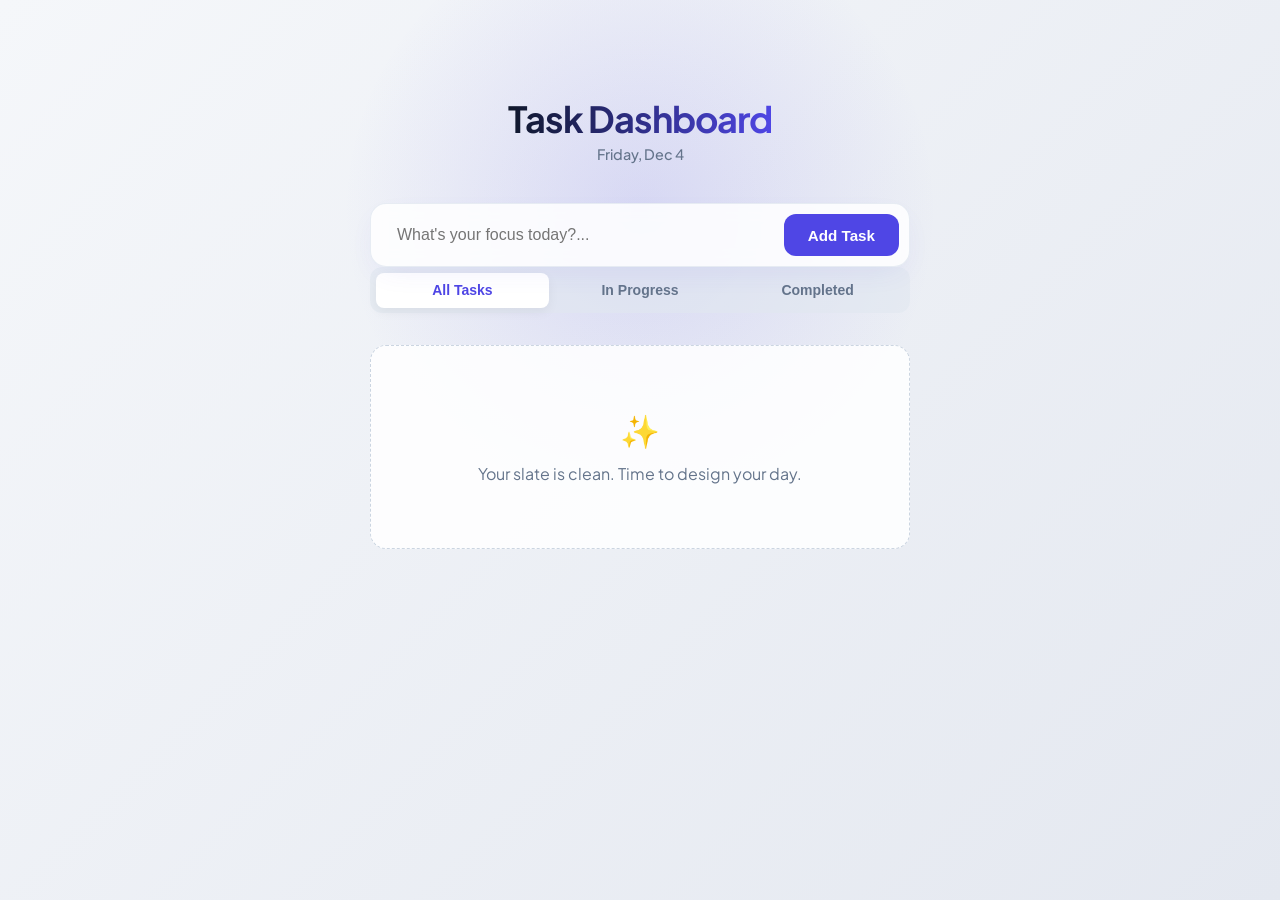
<file: index.html>
<!DOCTYPE html>
<html lang="en">
<head>
    <meta charset="UTF-8">
    <meta name="viewport" content="width=device-width, initial-scale=1.0">
    <title>Premium Workspace Task Manager</title>
    <link rel="preconnect" href="https://fonts.googleapis.com">
    <link rel="preconnect" href="https://fonts.gstatic.com" crossorigin>
    <link href="https://fonts.googleapis.com/css2?family=Plus+Jakarta+Sans:wght@400;500;600;700&display=swap" rel="stylesheet">
    
    <link rel="stylesheet" href="style.css">
</head>
<body>

    <div class="background-glow"></div>

    <main class="app-container">
        
        <header class="app-header">
            <h1>Task Dashboard</h1>
            <p id="date-display" class="date-text"></p>
        </header>

        <form id="todo-form" class="todo-form">
            <input 
                type="text" 
                id="todo-input" 
                placeholder="What's your focus today?..." 
                autocomplete="off"
                required
            >
            <button type="submit" aria-label="Add task" class="add-btn">
                Add Task
            </button>
        </form>

        <div class="filter-container">
            <button class="filter-btn active" data-filter="all">All Tasks</button>
            <button class="filter-btn" data-filter="active">In Progress</button>
            <button class="filter-btn" data-filter="completed">Completed</button>
        </div>

        <ul id="todo-list" class="todo-list">
            </ul>

        <div id="empty-state" class="empty-state hidden">
            <div class="empty-icon">✨</div>
            <p>Your slate is clean. Time to design your day.</p>
        </div>
    </main>

    <script type="module" src="app.js"></script>
</body>
</html>
</file>
<file: style.css>
/* --- Premium Design System --- */
:root {
    --bg-gradient: linear-gradient(135deg, #f5f7fa 0%, #e4e8f0 100%);
    --card-bg: rgba(255, 255, 255, 0.85);
    --text-main: #0f172a;
    --text-muted: #64748b;
    --accent: #4f46e5;
    --accent-hover: #4338ca;
    --accent-light: #e0e7ff;
    --border-color: rgba(226, 232, 240, 0.8);
    --radius-lg: 16px;
    --radius-md: 12px;
    --shadow: 0 10px 30px -10px rgba(79, 70, 229, 0.1);
    --transition: all 0.3s cubic-bezier(0.4, 0, 0.2, 1);
}

* {
    box-sizing: border-box;
    margin: 0;
    padding: 0;
}

body {
    font-family: 'Plus Jakarta Sans', system-ui, sans-serif;
    background: var(--bg-gradient);
    color: var(--text-main);
    min-height: 100vh;
    display: flex;
    justify-content: center;
    align-items: flex-start;
    padding: 6rem 1.5rem;
    position: relative;
    overflow-x: hidden;
}

/* Decorative Ambient Glow */
.background-glow {
    position: absolute;
    width: 600px;
    height: 600px;
    background: radial-gradient(circle, rgba(79, 70, 229, 0.15) 0%, rgba(255, 255, 255, 0) 70%);
    top: -10%;
    left: 50%;
    transform: translateX(-50%);
    z-index: 0;
    pointer-events: none;
}

.app-container {
    width: 100%;
    max-width: 540px;
    position: relative;
    z-index: 1;
    display: flex;
    flex-direction: column;
    gap: 1.5;
}

/* Header styling */
.app-header {
    display: flex;
    flex-direction: column;
    align-items: center;
    text-align: center;
    margin-bottom: 2.5rem;
    width: 100%;
}

.app-header h1 {
    font-size: 2.25rem;
    font-weight: 700;
    letter-spacing: -1px;
    background: linear-gradient(to right, #0f172a, #4f46e5);
    background-clip: text;
    -webkit-background-clip: text;
    -webkit-text-fill-color: transparent;
}

.date-text {
    font-size: 0.9rem;
    color: var(--text-muted);
    font-weight: 500;
    margin-top: 0.25rem;
}

/* Premium Glassmorphic Form Input */
.todo-form {
    display: flex;
    gap: 0.75rem;
    background: var(--card-bg);
    backdrop-filter: blur(8px);
    border: 1px solid var(--border-color);
    border-radius: var(--radius-lg);
    padding: 0.625rem;
    box-shadow: var(--shadow);
    transition: var(--transition);
    margin-bottom: 1.5;
}

.todo-form:focus-within {
    border-color: var(--accent);
    box-shadow: 0 10px 30px -5px rgba(79, 70, 229, 0.2);
}

.todo-form input {
    flex: 1;
    border: none;
    outline: none;
    font-size: 1rem;
    padding: 0.75rem 1rem;
    background: transparent;
    color: var(--text-main);
    font-weight: 500;
}

.add-btn {
    background: var(--accent);
    color: white;
    border: none;
    border-radius: var(--radius-md);
    padding: 0 1.5rem;
    font-size: 0.95rem;
    font-weight: 600;
    cursor: pointer;
    transition: var(--transition);
}

.add-btn:hover {
    background: var(--accent-hover);
    transform: translateY(-1px);
}

/* Modern Segmented Filter Controls */
.filter-container {
    display: flex;
    background: rgba(226, 232, 240, 0.6);
    padding: 0.35rem;
    border-radius: var(--radius-md);
    margin-top: 0;
    margin-bottom: 2rem;
    gap: 0.25rem;
    width: 100;
    
}

.filter-btn {
    flex: 1;
    background: transparent;
    border: none;
    font-size: 0.875rem;
    font-weight: 600;
    color: var(--text-muted);
    padding: 0.6rem;
    border-radius: calc(var(--radius-md) - 4px);
    cursor: pointer;
    transition: var(--transition);
}

.filter-btn:hover {
    color: var(--text-main);
}

.filter-btn.active {
    background: white;
    color: var(--accent);
    box-shadow: 0 4px 12px rgba(0, 0, 0, 0.05);
}

/* Dynamic Interactive List Card Elements */
.todo-list {
    list-style: none;
    display: flex;
    flex-direction: column;
    gap: 0.875rem;
}

.todo-item {
    display: flex;
    align-items: center;
    background: var(--card-bg);
    backdrop-filter: blur(8px);
    border: 1px solid var(--border-color);
    border-radius: var(--radius-lg);
    padding: 1.15rem 1.25rem;
    box-shadow: 0 4px 12px rgba(15, 23, 42, 0.02);
    animation: slideUp 0.35s cubic-bezier(0.34, 1.56, 0.64, 1);
    transition: var(--transition);
}

.todo-item:hover {
    transform: translateY(-2px);
    border-color: calc(var(--border-color) + #fff);
    box-shadow: var(--shadow);
}

/* Premium Ring Checkbox Animation */
.custom-checkbox {
    width: 22px;
    height: 22px;
    border: 2px solid #cbd5e1;
    border-radius: 6px;
    margin-right: 1.25rem;
    cursor: pointer;
    display: flex;
    align-items: center;
    justify-content: center;
    transition: var(--transition);
    flex-shrink: 0;
}

.todo-item:hover .custom-checkbox {
    border-color: var(--accent);
}

.todo-item.completed .custom-checkbox {
    background: var(--accent);
    border-color: var(--accent);
}

.custom-checkbox::after {
    content: '✓';
    color: white;
    font-size: 0.75rem;
    font-weight: 700;
    transform: scale(0);
    transition: var(--transition);
}

.todo-item.completed .custom-checkbox::after {
    transform: scale(1);
}

.todo-text {
    flex: 1;
    font-size: 1rem;
    font-weight: 500;
    color: var(--text-main);
    transition: var(--transition);
}

.todo-item.completed .todo-text {
    color: var(--text-muted);
    text-decoration: line-through;
    opacity: 0.6;
}

/* Sleek Delete Actions */
.delete-btn {
    background: #fee2e2;
    border: none;
    color: #ef4444;
    width: 32px;
    height: 32px;
    border-radius: 8px;
    opacity: 0;
    cursor: pointer;
    display: flex;
    align-items: center;
    justify-content: center;
    transition: var(--transition);
}

.todo-item:hover .delete-btn {
    opacity: 1;
}

.delete-btn:hover {
    background: #fca5a5;
    color: #b91c1c;
}

/* Empty States styling */
.empty-state {
    text-align: center;
    padding: 4rem 2rem;
    background: var(--card-bg);
    border: 1px dashed #cbd5e1;
    border-radius: var(--radius-lg);
    color: var(--text-muted);
}

.empty-icon {
    font-size: 2rem;
    margin-bottom: 0.75rem;
}

.hidden { display: none !important; }

@keyframes slideUp {
    from { opacity: 0; transform: translateY(12px); }
    to { opacity: 1; transform: translateY(0); }
}
</file>
